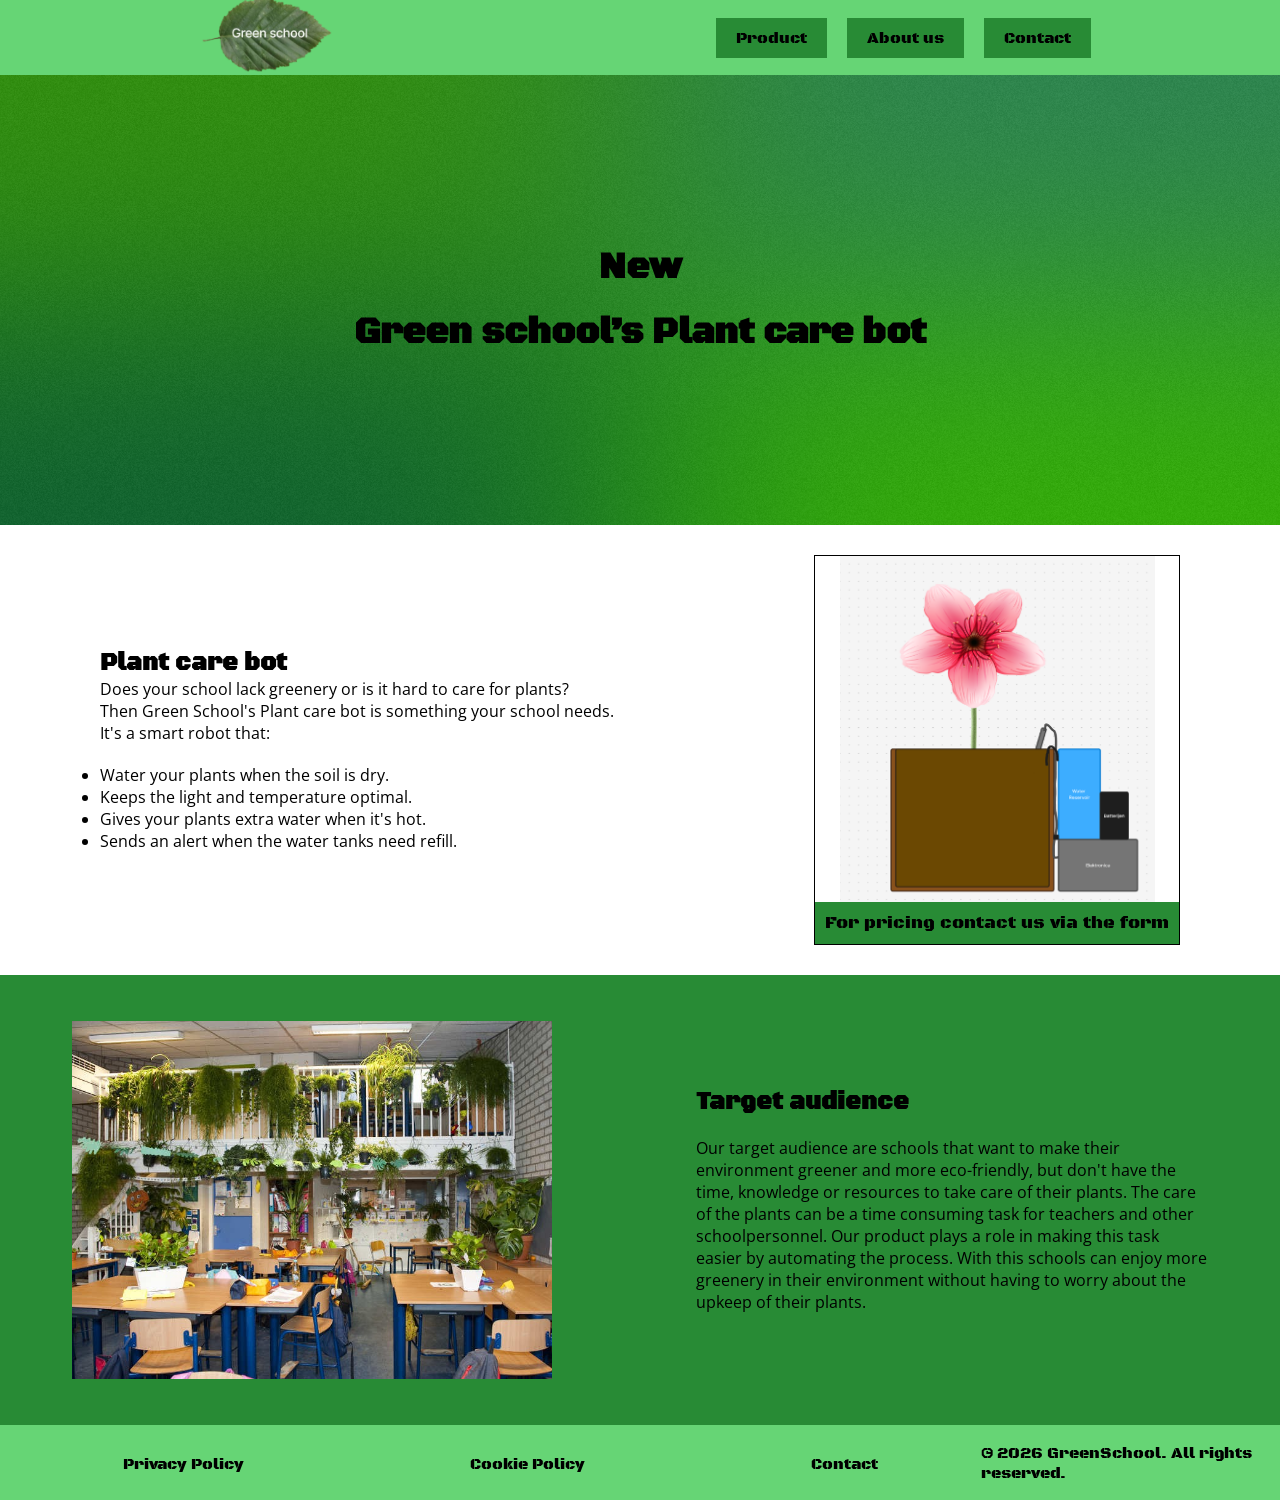
<file: index.html>
<!DOCTYPE html>
<html lang="en">
<head>
    <meta charset="UTF-8">
    <meta name="viewport" content="width=device-width, initial-scale=1.0">
    <link rel="stylesheet" href="css/style.css">
    <link rel="icon" href="css/img/logo-greenshool.png">
    <title>Green School</title>
</head>
<body>
    <nav>
        <a href="index.html">
            <img src="css/img/logo-greenshool.png" alt="Greenschool logo">
        </a>
        <ul>
            <a href="product.html">Product</a>
            <a href="about.html">About us</a>
            <a href="contact.html">Contact</a>
        </ul>
    </nav>
    <section class="gradient">
        <h1>New</h1>
        <h1>Green school’s Plant care bot</h1>
    </section>
    <section class="white-home">
        <div>
            <h2>
                Plant care bot
            </h2>
            <p>
                Does your school lack greenery or is it hard to care for plants?
            </p>
            <p>
                Then Green School's Plant care bot is something your school needs.
            </p>
            <p>
                It's a smart robot that:          
            </p>
            <ul>
            <li>Water your plants when the soil is dry.</li>
            <li>Keeps the light and temperature optimal.</li>
            <li>Gives your plants extra water when it's hot.</li>
            <li>Sends an alert when the water tanks need refill.</li>
            </ul>
        </div>
        <div class="wh-div">
            <img src="css/img/prototype.png" alt="2d view of early pototype">
            <button onclick="window.location.href='contact.html'">For pricing contact us via the form</button>            
        </div>

    </section>
    <section class="green-home">
        <img src="css/img/greenstudents.jpeg" alt="Classroom with a lot of plants">
        <div>
            <h2>
                Target audience
            </h2>
            <p>
                Our target audience are schools that want to make their environment greener and more eco-friendly, but don't have the time, knowledge or resources to take care of their plants.
                The care of the plants can be a time consuming task for teachers and other schoolpersonnel.
                Our product plays a role in making this task easier by automating the process. With this schools can enjoy more greenery in their environment without having to worry about the upkeep of their plants.
            </p>
        </div>
    </section>
    <footer>
        <ul>
            <li><a>Privacy Policy</a></li>
            <li><a>Cookie Policy</a></li>
            <li><a href="contact.html">Contact</a></li>
        </ul>
        <p>&copy; 2026 GreenSchool. All rights reserved.</p>
    </footer>
</body>
</html>
</file>
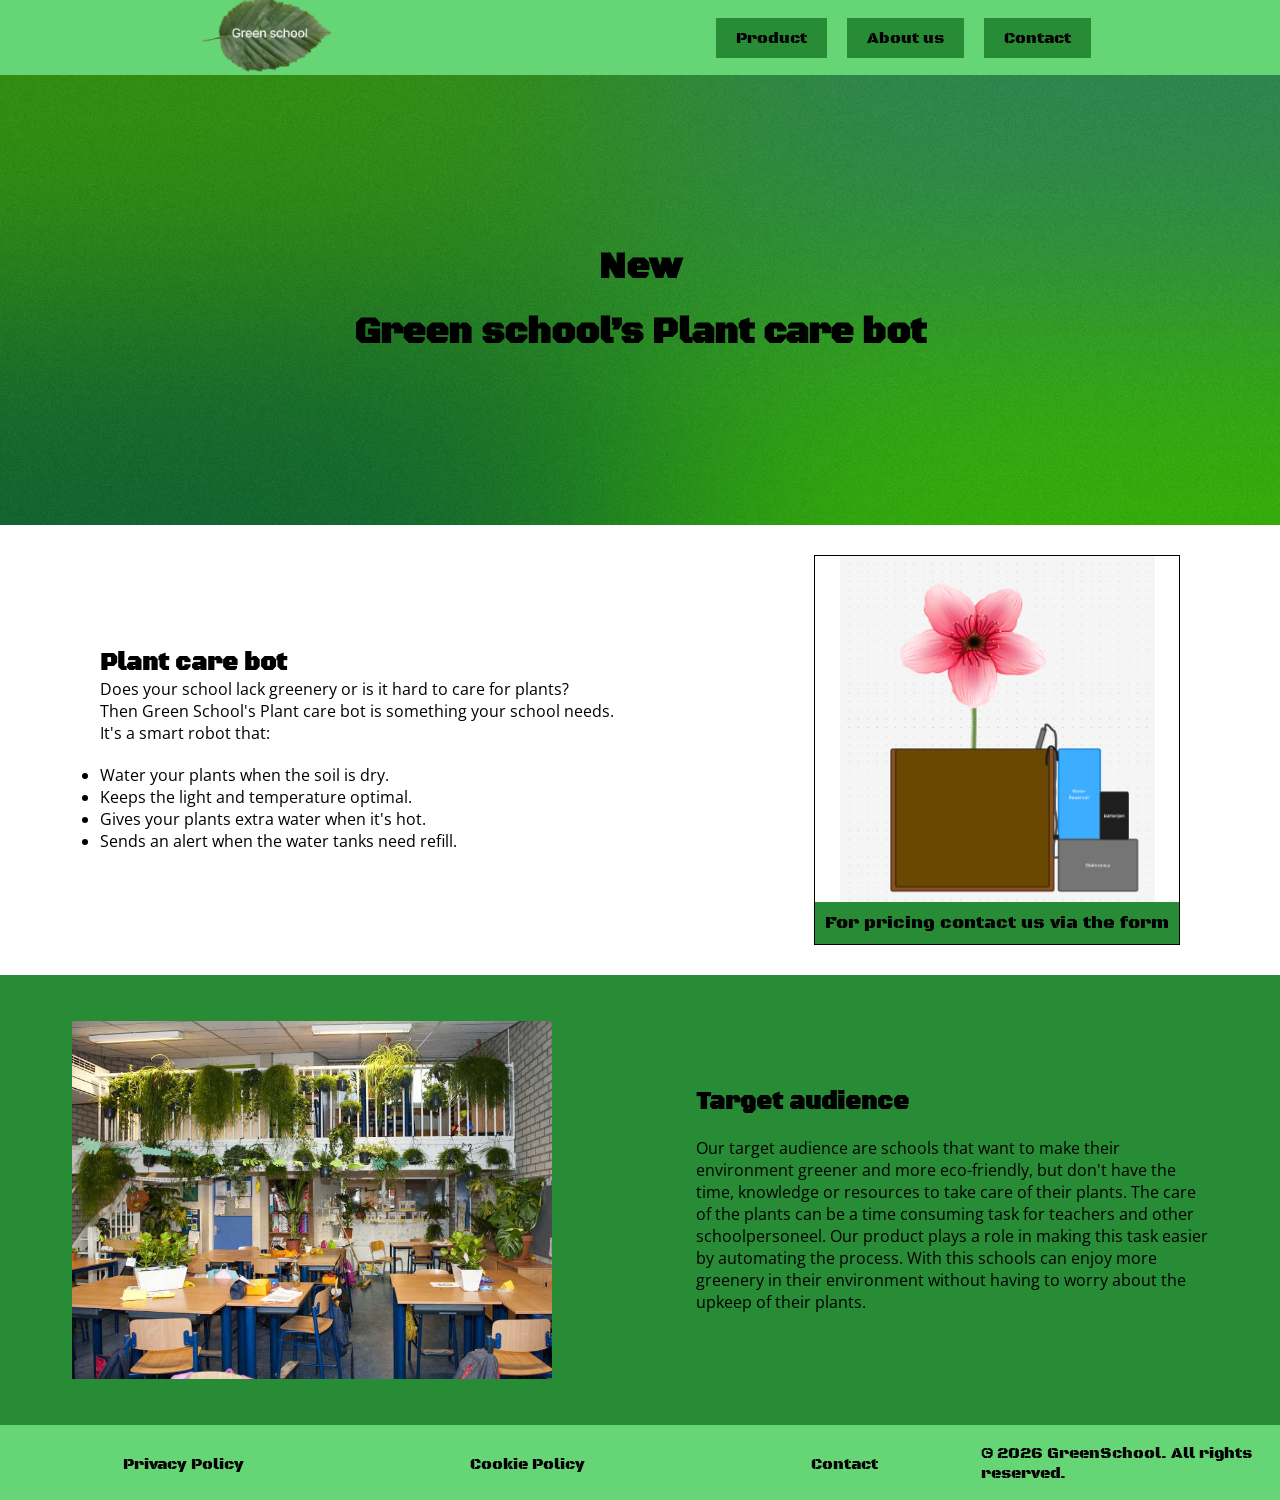
<file: website/index.html>
<!DOCTYPE html>
<html lang="en">
<head>
    <meta charset="UTF-8">
    <meta name="viewport" content="width=device-width, initial-scale=1.0">
    <link rel="stylesheet" href="css/style.css">
    <link rel="icon" href="css/img/logo-greenshool.png">
    <title>Green School</title>
</head>
<body>
    <nav>
        <a href="index.html">
            <img src="css/img/logo-greenshool.png" alt="Logo">
        </a>
        <ul>
            <a href="product.html">Product</a>
            <a href="about.html">About us</a>
            <a href="contact.html">Contact</a>
        </ul>
    </nav>
    <section class="gradient">
        <h1>New</h1>
        <h1>Green school’s Plant care bot</h1>
    </section>
    <section class="white-home">
        <div>
            <h2>
                Plant care bot
            </h2>
            <p>
                Does your school lack greenery or is it hard to care for plants?
            </p>
            <p>
                Then Green School's Plant care bot is something your school needs.
            </p>
            <p>
                It's a smart robot that:          
            </p>
            <ul>
            <li>Water your plants when the soil is dry.</li>
            <li>Keeps the light and temperature optimal.</li>
            <li>Gives your plants extra water when it's hot.</li>
            <li>Sends an alert when the water tanks need refill.</li>
            </ul>
        </div>
        <div class="wh-div">
            <img src="css/img/prototype.png" alt="Plant">
            <button onclick="window.location.href='contact.html'">For pricing contact us via the form</button>            
        </div>

    </section>
    <section class="green-home">
        <img src="css/img/greenstudents.jpeg" alt="Green Students">
        <div>
            <h2>
                Target audience
            </h2>
            <p>
                Our target audience are schools that want to make their environment greener and more eco-friendly, but don't have the time, knowledge or resources to take care of their plants.
                The care of the plants can be a time consuming task for teachers and other schoolpersoneel.
                Our product plays a role in making this task easier by automating the process. With this schools can enjoy more greenery in their environment without having to worry about the upkeep of their plants.
            </p>
        </div>
    </section>
    <footer>
        <ul>
            <li><a href="#">Privacy Policy</a></li>
            <li><a href="#">Cookie Policy</a></li>
            <li><a href="contact.html">Contact</a></li>
        </ul>
        <p>&copy; 2026 GreenSchool. All rights reserved.</p>
    </footer>
</body>
</html>
</file>
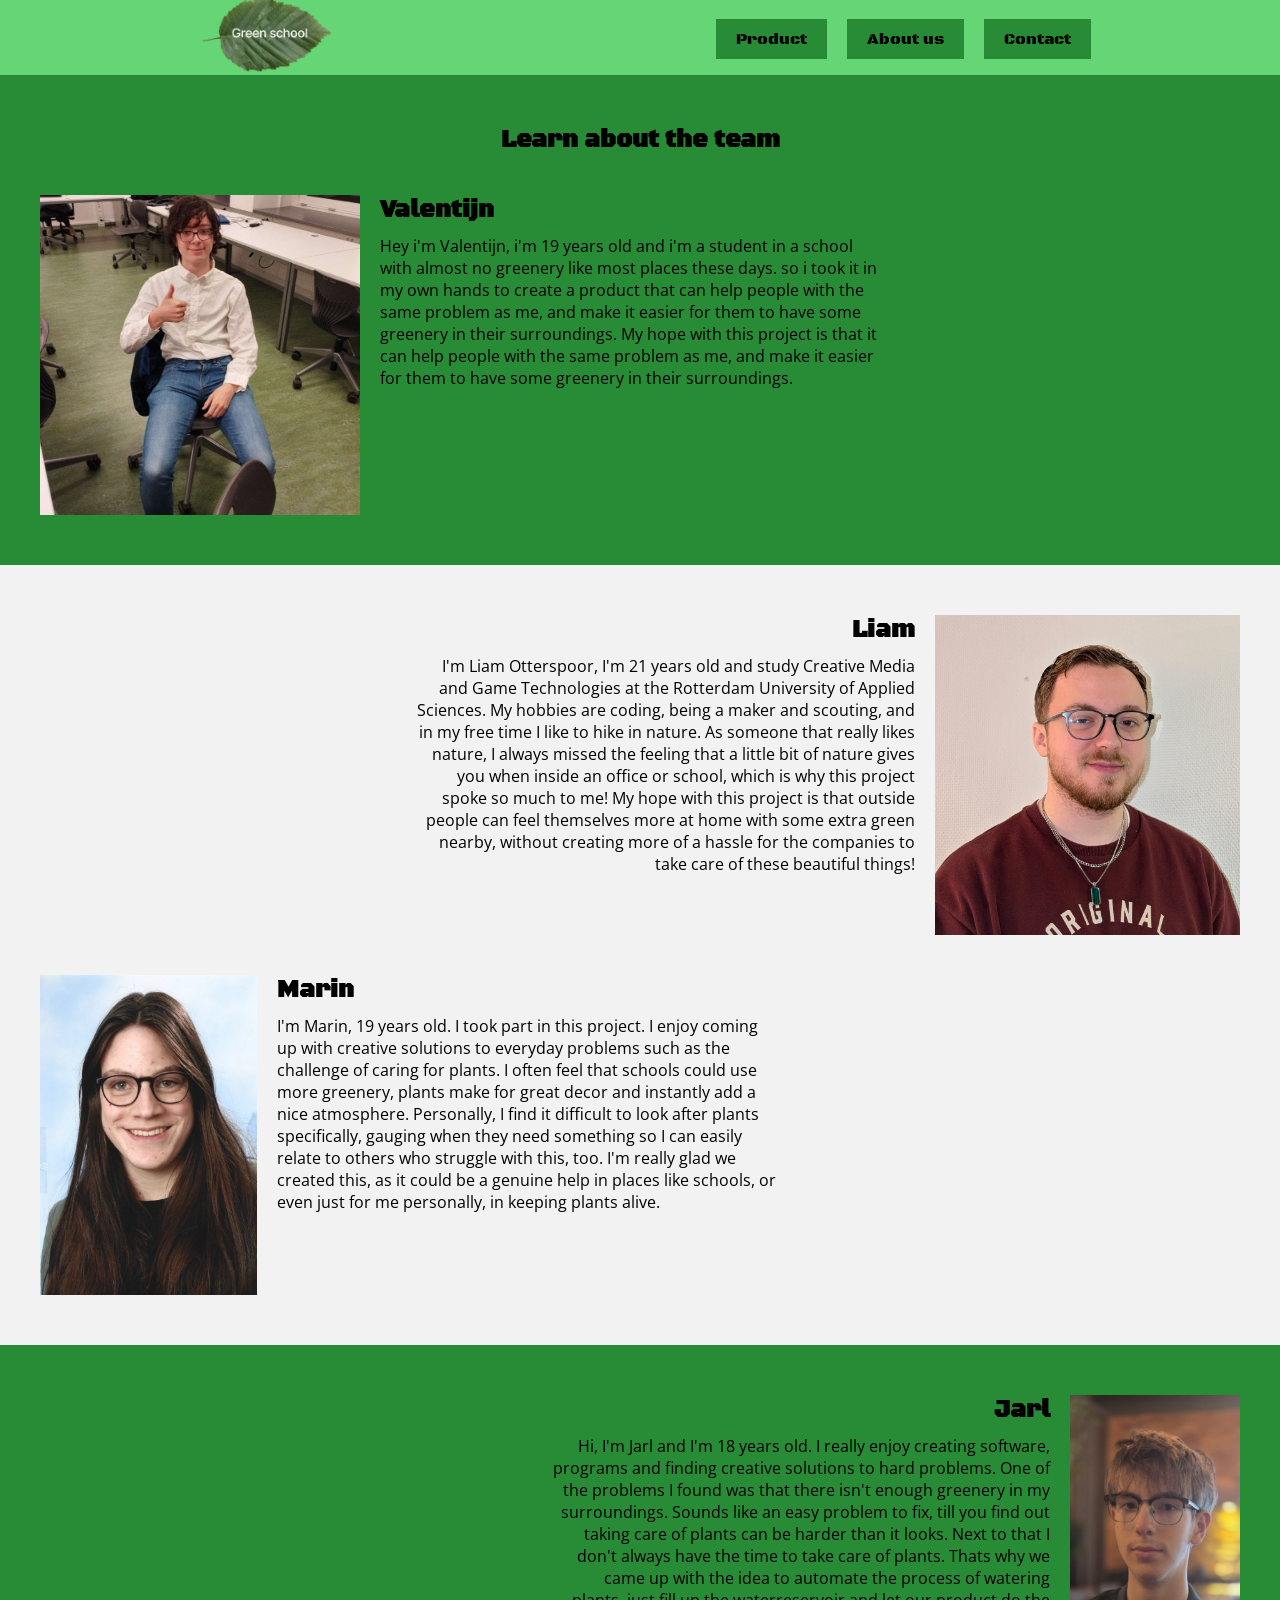
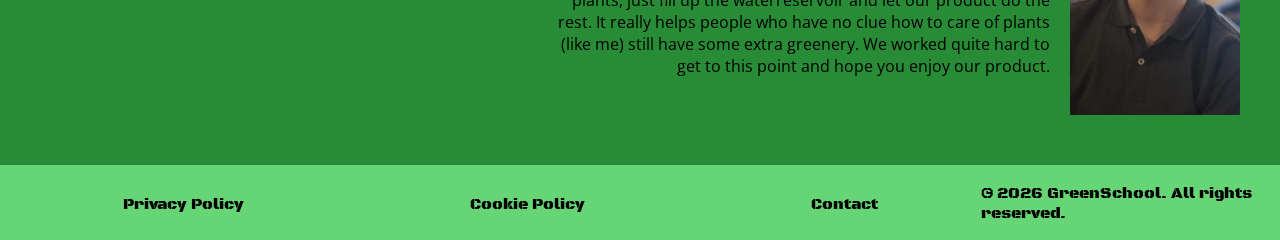
<file: about.html>
<!DOCTYPE html>
<html lang="en">
<head>
    <meta charset="UTF-8">
    <meta name="viewport" content="width=device-width, initial-scale=1.0">
    <link rel="stylesheet" href="css/style.css">
    <link rel="icon" href="css/img/logo-greenshool.png">
    <title>Green School || About Us</title>
</head>
<body>
    <nav>
        <a href="index.html">
            <img src="css/img/logo-greenshool.png" alt="Greenschool logo">
        </a>
        <ul>
            <li><a href="product.html">Product</a></li>
            <li><a href="about.html">About us</a></li>
            <li><a href="contact.html">Contact</a></li>
        </ul>
    </nav>
    <section class="green-about">
        <h1>Learn about the team</h1>
        <div class="about-left">
            <img src="css/img/founder-valentijn.jpeg" alt="">
            <div>
                <h2>Valentijn</h2>
                <p>
                    Hey i'm Valentijn, i'm 19 years old and i'm a student in a school with almost no greenery like most places these days.
                    so i took it in my own hands to create a product that can help people with the same problem as me, and make it easier for them to have some greenery in their surroundings.
                    My hope with this project is that it can help people with the same problem as me, and make it easier for them to have some greenery in their surroundings.
                </p>                
            </div>
        </div>
    </section>
    <section class="white-about">
        <div class="about-right">
            <div>
                <h2>Liam</h2>
                <p>
                    I'm Liam Otterspoor, I'm 21 years old and study Creative Media and Game Technologies at the Rotterdam University of Applied Sciences.
                    My hobbies are coding, being a maker and scouting, and in my free time I like to hike in nature.
                    As someone that really likes nature, I always missed the feeling that a little bit of nature gives you when inside an office or school, which is why this project spoke so much to me!
                    My hope with this project is that outside people can feel themselves more at home with some extra green nearby, without creating more of a hassle for the companies to take care of these beautiful things!
                </p>
            </div>
            <img src="css/img/founder-liam.jpeg" alt="">
        </div>
        <div class="about-left">
            <img src="css/img/founder-marin.jpeg" alt="">
            <div>
                <h2>Marin</h2>
                <p>
                    I'm Marin, 19 years old. I took part in this project. I enjoy coming up with creative solutions to everyday problems such as the challenge of caring for plants.
                    I often feel that schools could use more greenery, plants make for great decor and instantly add a nice atmosphere.
                    Personally, I find it difficult to look after plants specifically, gauging when they need something so I can easily relate to others who struggle with this, too.
                    I'm really glad we created this, as it could be a genuine help in places like schools, or even just for me personally, in keeping plants alive.
                </p>
            </div>
        </div>
    </section>
    <section class="green-about">
        <div class="about-right">
            <div>
                <h2>Jarl</h2>
                <p>
                    Hi, I'm Jarl and I'm 18 years old. I really enjoy creating software, programs and finding creative solutions to hard problems.
                    One of the problems I found was that there isn't enough greenery in my surroundings. Sounds like an easy problem to fix, till you find out taking care of plants can be harder than it looks.
                    Next to that I don't always have the time to take care of plants. Thats why we came up with the idea to automate the process of watering plants, just fill up the waterreservoir and let our product do the rest.
                    It really helps people who have no clue how to care of plants (like me)  still have some extra greenery. We worked quite hard to get to this point and hope you enjoy our product.
                </p>                 
            </div>
            <img src="css/img/founder-jarl.jpeg" alt="">
        </div>
    </section>
    <footer>
        <ul>
            <li><a href="#">Privacy Policy</a></li>
            <li><a href="#">Cookie Policy</a></li>
            <li><a href="contact.html">Contact</a></li>
        </ul>
        <p>&copy; 2026 GreenSchool. All rights reserved.</p>
    </footer>
</body>
</html>
</file>
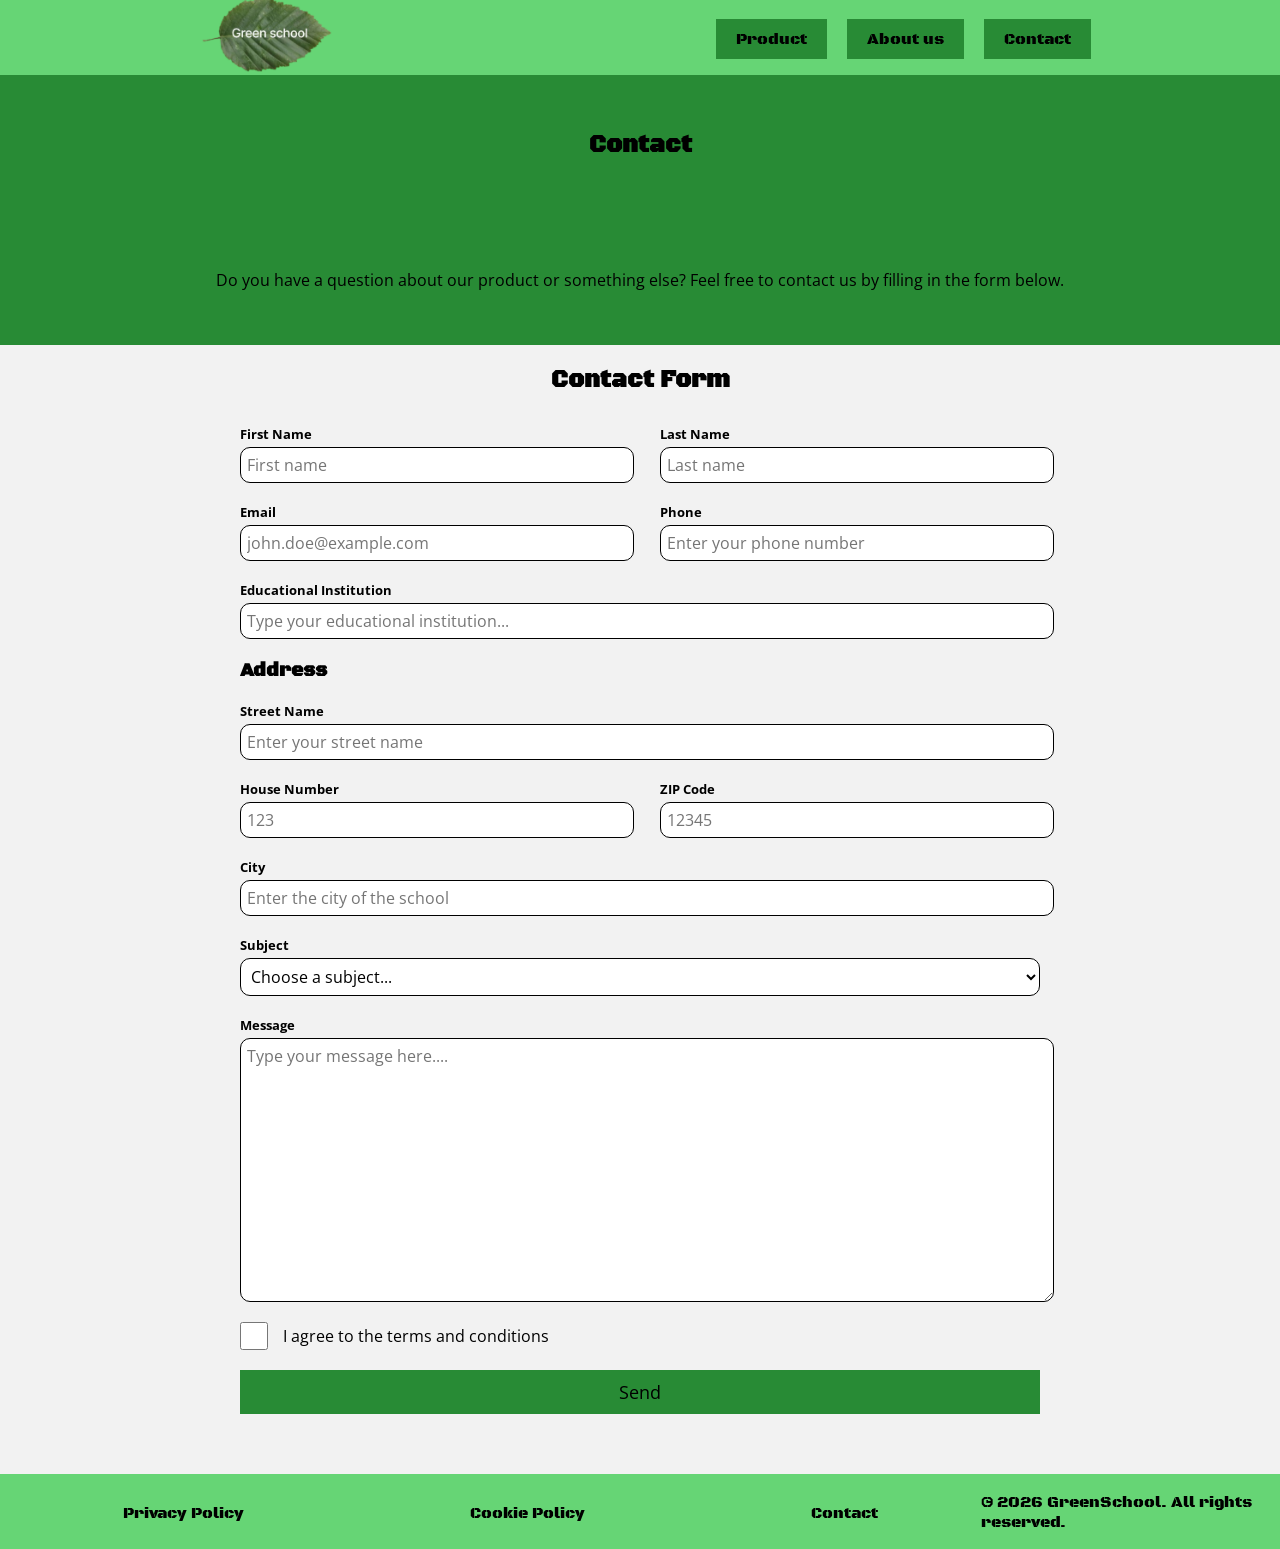
<file: contact.html>
<!DOCTYPE html>
<html lang="en">
<head>
    <meta charset="UTF-8">
    <meta name="viewport" content="width=device-width, initial-scale=1.0">
    <link rel="stylesheet" href="css/style.css">
    <link rel="icon" href="css/img/logo-greenshool.png">
    <title>Green School || Contact</title>
</head>
<body>
    <nav>
        <a href="index.html">
            <img src="css/img/logo-greenshool.png" alt="Greenschool logo">
        </a>
        <ul>
            <li><a href="product.html">Product</a></li>
            <li><a href="about.html">About us</a></li>
            <li><a href="contact.html">Contact</a></li>
        </ul>
    </nav>
    <section class="green">
        <h1>Contact</h1>
        <p>Do you have a question about our product or something else? Feel free to contact us by filling in the form below.</p>
    </section>

    <section class="form-section">
        <h2>Contact Form</h2>

        <form action="thanksform.html">
            <div class="row">
                <div class="field">
                    <label for="fname">First Name</label>
                    <input type="text" id="fname" name="fname" placeholder="First name" required>
                </div>
                <div class="field">
                    <label for="lname">Last Name</label>
                    <input type="text" id="lname" name="lname" placeholder="Last name" required>
                </div>
            </div>

            <div class="row">
                <div class="field">
                    <label for="email">Email</label>
                    <input type="email" id="email" name="email" placeholder="john.doe@example.com" required>
                </div>
                <div class="field">
                    <label for="phone">Phone</label>
                    <input type="tel" id="phone" name="phone" placeholder="Enter your phone number" required>
                </div>
            </div>

            <div class="field">
                <label for="school">Educational Institution</label>
                <input type="text" id="school" name="school" placeholder="Type your educational institution..." required>
            </div>

            <h3>Address</h3>

            <div class="field">
                <label for="address">Street Name</label>
                <input type="text" id="address" name="address" placeholder="Enter your street name" required>
            </div>

            <div class="row">
                <div class="field">
                    <label for="house_number">House Number</label>
                    <input type="text" id="house_number" name="house_number" placeholder="123" required>
                </div>
                <div class="field">
                    <label for="zip">ZIP Code</label>
                    <input type="text" id="zip" name="zip" placeholder="12345" required>
                </div>
            </div>

            <div class="field">
                <label for="city">City</label>
                <input type="text" id="city" name="city" placeholder="Enter the city of the school" required>
            </div>

            <div class="field">
                <label for="subject">Subject</label>
                <select id="subject" name="subject" required>
                    <option value="">Choose a subject...</option>
                    <option value="product">Question about our product</option>
                    <option value="order">Question about my order</option>
                    <option value="other">Other</option>
                </select>
            </div>

            <div class="field">
                <label for="message">Message</label>
                <textarea id="message" name="message" placeholder="Type your message here...." required></textarea>
            </div>

            <label class="checkbox">
                <input type="checkbox" name="terms" required>
                I agree to the terms and conditions
            </label>

            <button type="submit">Send</button>
        </form>
    </section>

    <footer>
        <ul>
            <li><a>Privacy Policy</a></li>
            <li><a>Cookie Policy</a></li>
            <li><a href="contact.html">Contact</a></li>
        </ul>
        <p>&copy; 2026 GreenSchool. All rights reserved.</p>
    </footer>
</body>
</html>
</file>
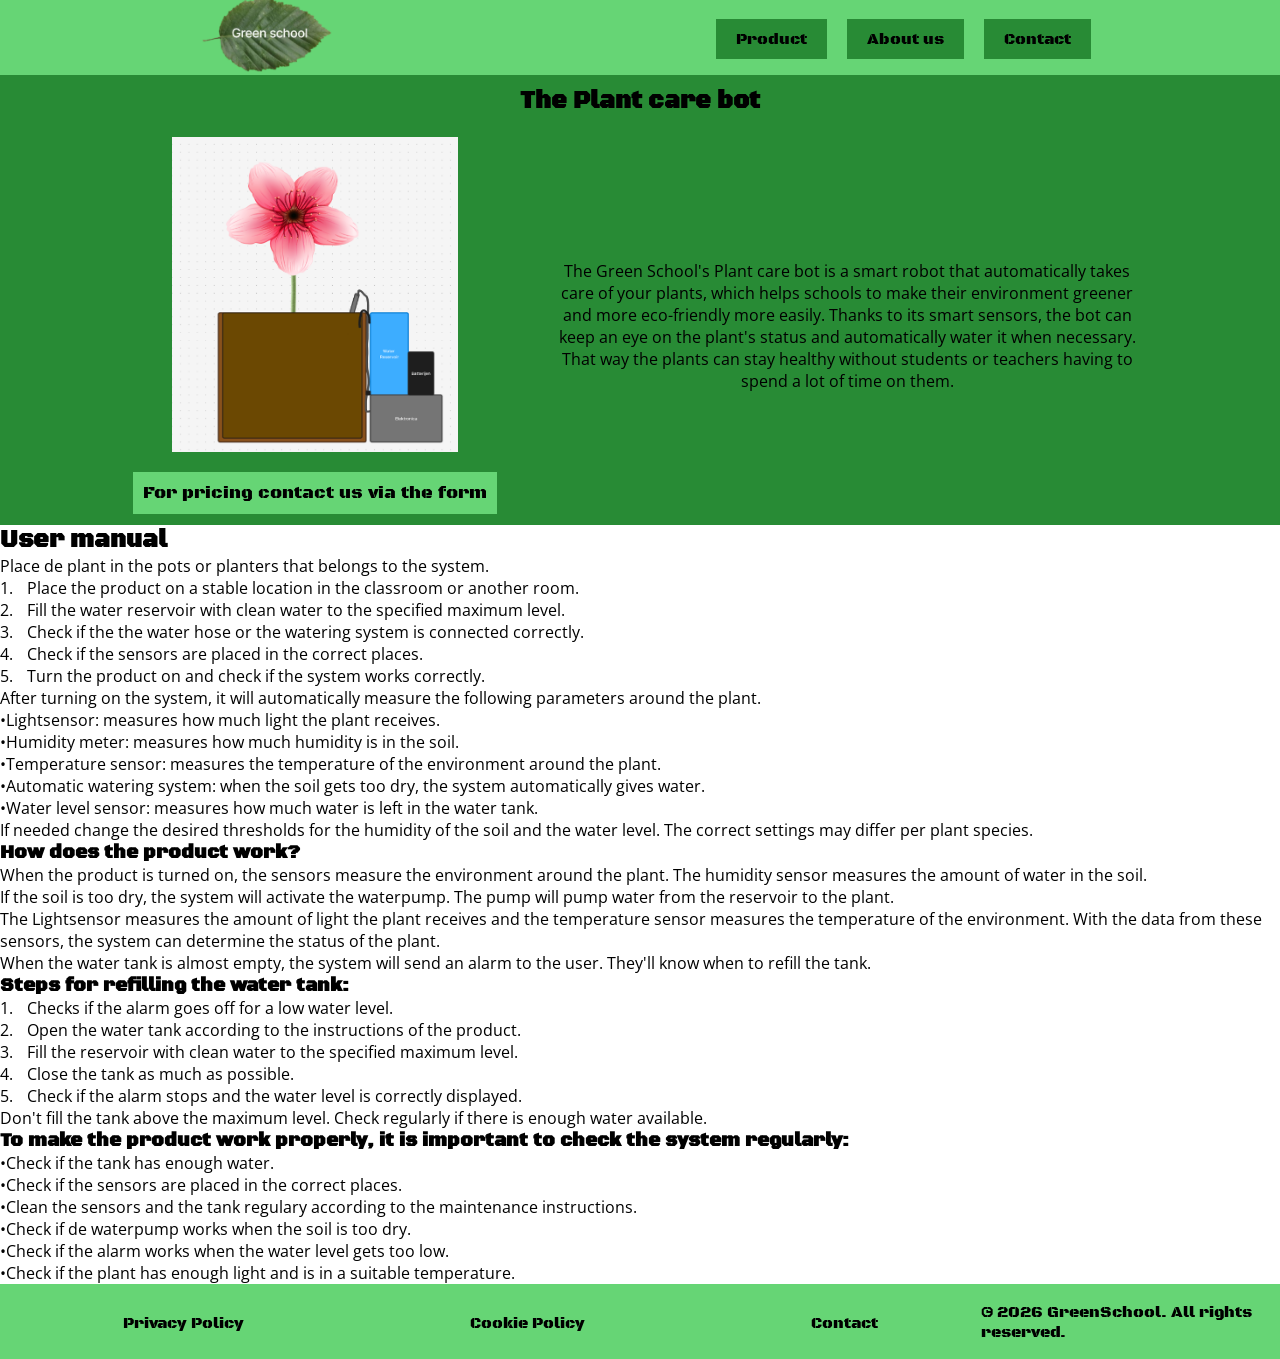
<file: product.html>
<!DOCTYPE html>
<html lang="en">
<head>
    <meta charset="UTF-8">
    <meta name="viewport" content="width=device-width, initial-scale=1.0">
    <link rel="stylesheet" href="css/style.css">
    <link rel="icon" href="css/img/logo-greenshool.png">
    <title>Green School || Product</title>
</head>
<body>
    <nav>
        <a href="index.html">
            <img src="css/img/logo-greenshool.png" alt="Greenschool logo">
        </a>
        <ul>
            <li><a href="product.html">Product</a></li>
            <li><a href="about.html">About us</a></li>
            <li><a href="contact.html">Contact</a></li>
        </ul>
    </nav>
    <section class="green-product">
        <h1>The Plant care bot</h1>
        <div>
            <div>
                <img src="css/img/prototype.png" alt="2d view of early prototype">
                <button onclick="window.location.href='contact.html'">For pricing contact us via the form</button>            
            </div>
            <p>
                The Green School's Plant care bot is a smart robot that automatically takes care of your plants, which helps schools to make their environment greener and more eco-friendly more easily.
                Thanks to its smart sensors, the bot can keep an eye on the plant's status and automatically water it when necessary.
                That way the plants can stay healthy without students or teachers having to spend a lot of time on them.
            </p>
        </div>
    </section>
    <section class="white-product">
        <div>
            <h2>
                User manual
            </h2>
            <div>
                <p>
                    Place de plant in the pots or planters that belongs to the system.
                </p>
                <ul class="number-count">
                    <li>Place the product on a stable location in the classroom or another room.</li>
                    <li>Fill the water reservoir with clean water to the specified maximum level.</li>
                    <li>Check if the the water hose or the watering system is connected correctly.</li>
                    <li>Check if the sensors are placed in the correct places.</li>
                    <li>Turn the product on and check if the system works correctly.</li>
                </ul>                
            </div>
            <div>
                <p>
                    After turning on the system, it will automatically measure the following parameters around the plant.
                </p>
                <ul class="point-list">
                    <li>Lightsensor: measures how much light the plant receives.</li>
                    <li>Humidity meter: measures how much humidity is in the soil.</li>
                    <li>Temperature sensor: measures the temperature of the environment around the plant.</li>
                    <li>Automatic watering system: when the soil gets too dry, the system automatically gives water.</li>
                    <li>Water level sensor: measures how much water is left in the water tank.</li>
                </ul>
                <p>
                    If needed change the desired thresholds for the humidity of the soil and the water level. The correct settings may differ per plant species.
                </p>
            </div>
            <div>
                <h3>How does the product work?</h3>
                <p>
                    When the product is turned on, the sensors measure the environment around the plant. The humidity sensor measures the amount of water in the soil.
                </p>
                <p>
                    If the soil is too dry, the system will activate the waterpump. The pump will pump water from the reservoir to the plant.
                </p>
                <p>
                    The Lightsensor measures the amount of light the plant receives and the temperature sensor measures the temperature of the environment. With the data from these sensors, the system can determine the status of the plant.
                </p>
                <p>
                    When the water tank is almost empty, the system will send an alarm to the user. They'll know when to refill the tank.
                </p>
            </div>
            <div>
                <h3>Steps for refilling the water tank:</h3>
                <ul class="number-count">
                    <li>Checks if the alarm goes off for a low water level.</li>
                    <li>Open the water tank according to the instructions of the product.</li>
                    <li>Fill the reservoir with clean water to the specified maximum level.</li>
                    <li>Close the tank as much as possible.</li>
                    <li>Check if the alarm stops and the water level is correctly displayed.</li>
                </ul>
                <p>
                    Don't fill the tank above the maximum level. Check regularly if there is enough water available.
                </p>
            </div>
            <div>
                <h3>To make the product work properly, it is important to check the system regularly:</h3>
                <ul class="point-list">
                    <li>Check if the tank has enough water.</li>
                    <li>Check if the sensors are placed in the correct places.</li>
                    <li>Clean the sensors and the tank regulary according to the maintenance instructions.</li>
                    <li>Check if de waterpump works when the soil is too dry.</li>
                    <li>Check if the alarm works when the water level gets too low.</li>
                    <li>Check if the plant has enough light and is in a suitable temperature.</li>
                </ul>
            </div>
        </div>
    </section>
    <footer>
        <ul>
            <li><a href="#">Privacy Policy</a></li>
            <li><a href="#">Cookie Policy</a></li>
            <li><a href="contact.html">Contact</a></li>
        </ul>
        <p>&copy; 2026 GreenSchool. All rights reserved.</p>
    </footer>
</body>
</html>
</file>
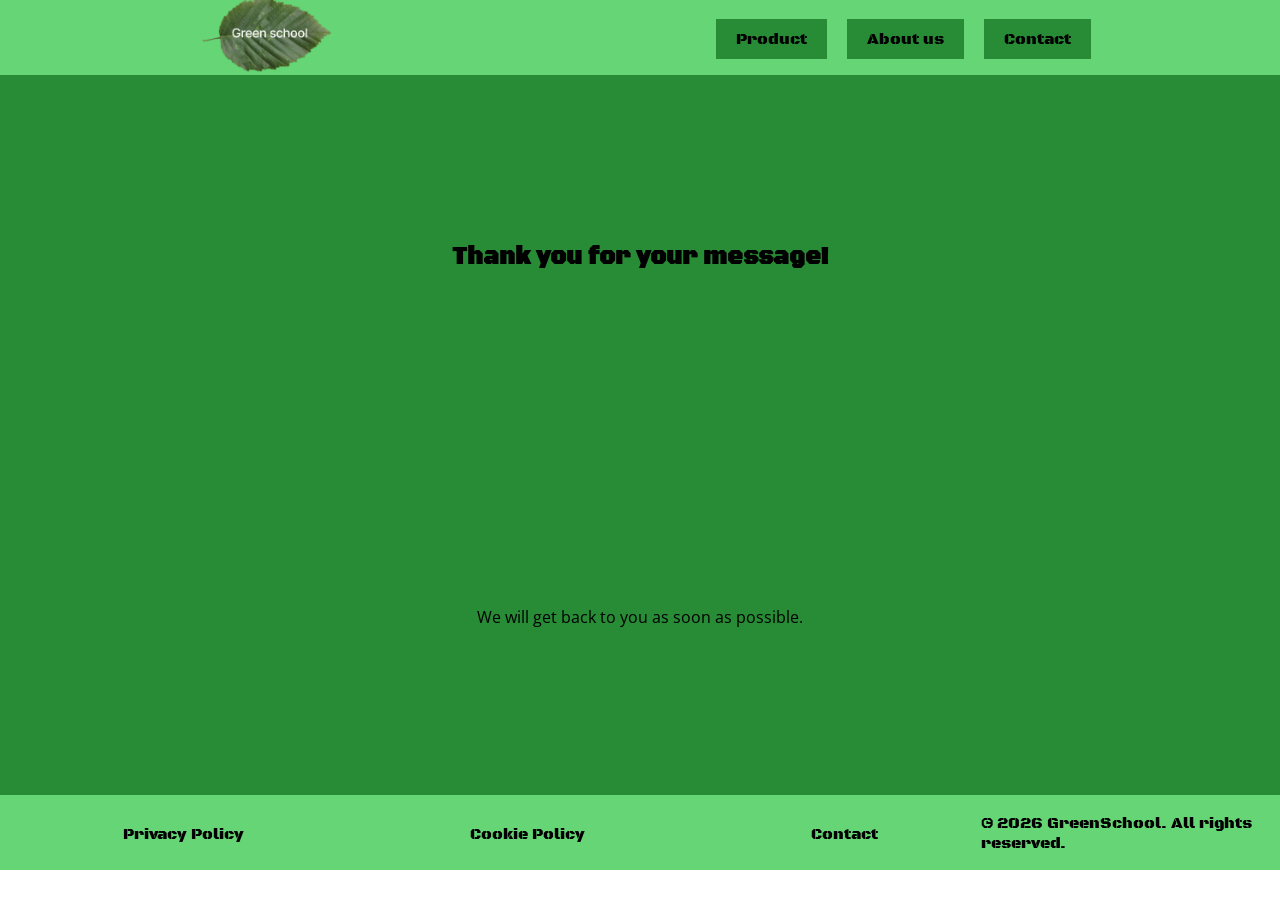
<file: thanksform.html>
<!DOCTYPE html>
<html lang="en">
<head>
    <meta charset="UTF-8">
    <meta name="viewport" content="width=device-width, initial-scale=1.0">
    <link rel="stylesheet" href="css/style.css">
    <link rel="icon" href="css/img/logo-greenshool.png">
    <title>Green School</title>
</head>
<body>
    <nav>
        <a href="index.html">
            <img src="css/img/logo-greenshool.png" alt="Greenschool logo">
        </a>
        <ul>
            <li><a href="product.html">Product</a></li>
            <li><a href="about.html">About us</a></li>
            <li><a href="contact.html">Contact</a></li>
        </ul>
    </nav>

    <section class="green" id="thanks">
        <h1>Thank you for your message!</h1>
        <p>We will get back to you as soon as possible.</p>
    </section>

    <footer>
        <ul>
            <li><a href="#">Privacy Policy</a></li>
            <li><a href="#">Cookie Policy</a></li>
            <li><a href="contact.html">Contact</a></li>
        </ul>
        <p>&copy; 2026 GreenSchool. All rights reserved.</p>
    </footer>
</body>
</html>
</file>
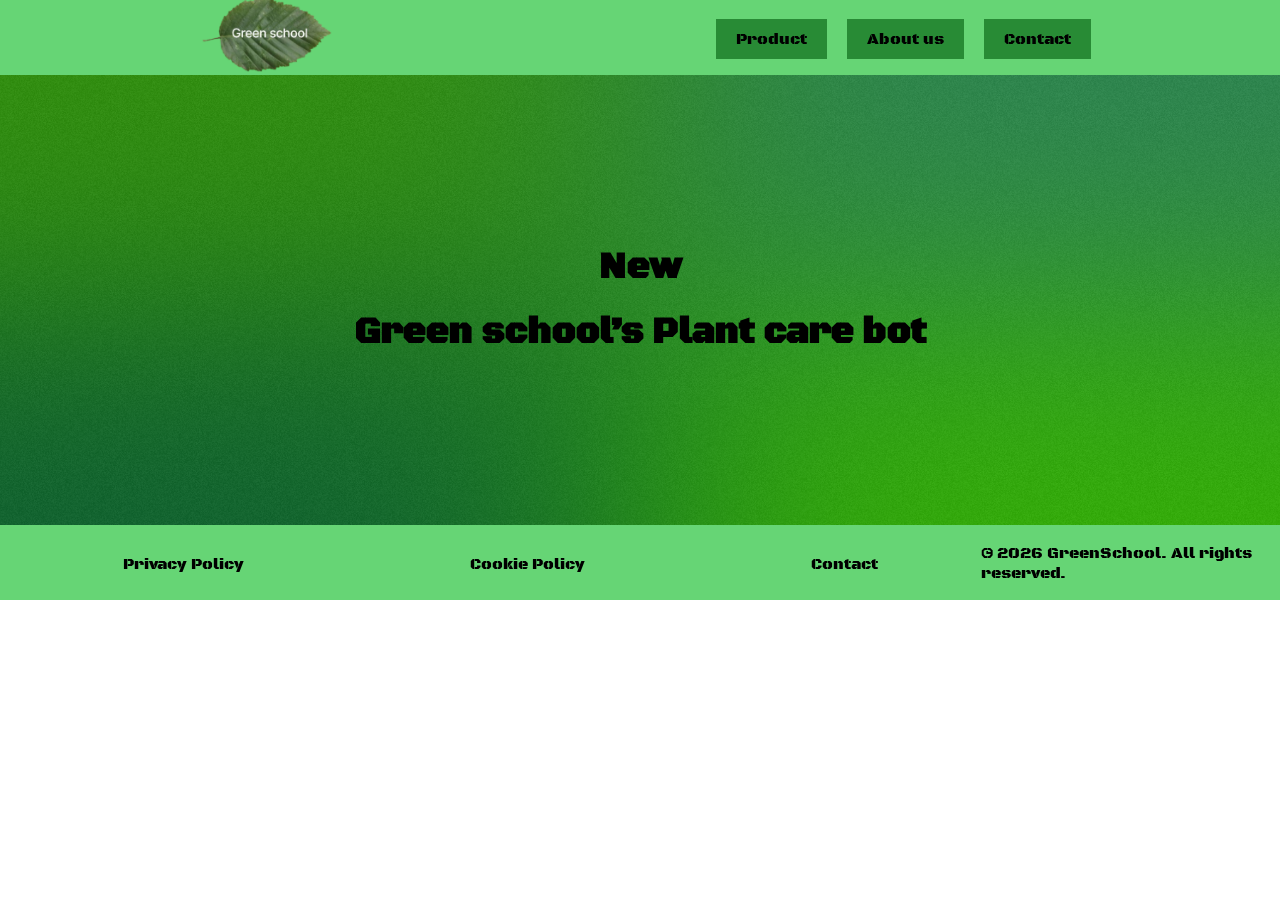
<file: website/about.html>
<!DOCTYPE html>
<html lang="en">
<head>
    <meta charset="UTF-8">
    <meta name="viewport" content="width=device-width, initial-scale=1.0">
    <link rel="stylesheet" href="css/style.css">
    <link rel="icon" href="css/img/logo-greenshool.png">
    <title>Green School || About Us</title>
</head>
<body>
    <nav>
        <a href="index.html">
            <img src="css/img/logo-greenshool.png" alt="Logo">
        </a>
        <ul>
            <li><a href="product.html">Product</a></li>
            <li><a href="about.html">About us</a></li>
            <li><a href="contact.html">Contact</a></li>
        </ul>
    </nav>
    <section class="gradient">
        <h1>New</h1>
        <h1>Green school’s Plant care bot</h1>
    </section>
    <footer>
        <ul>
            <li><a href="#">Privacy Policy</a></li>
            <li><a href="#">Cookie Policy</a></li>
            <li><a href="contact.html">Contact</a></li>
        </ul>
        <p>&copy; 2026 GreenSchool. All rights reserved.</p>
    </footer>
</body>
</html>
</file>
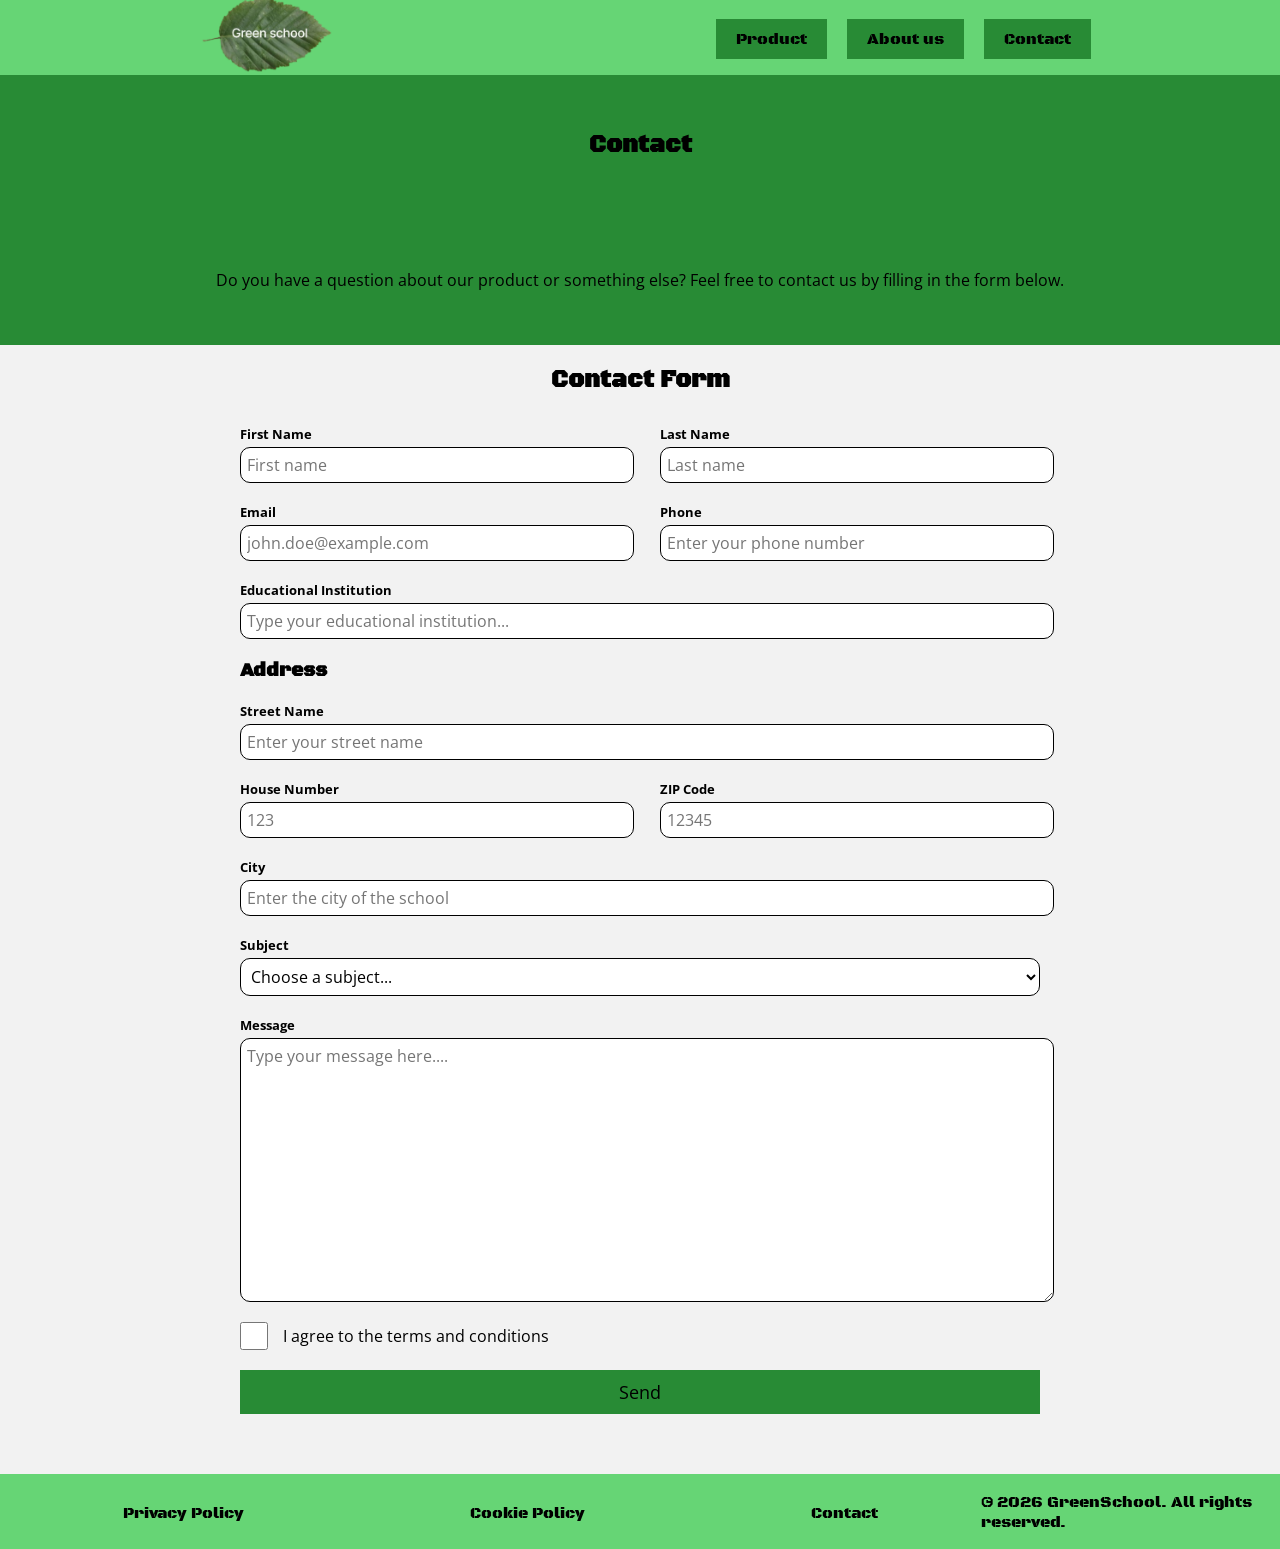
<file: website/contact.html>
<!DOCTYPE html>
<html lang="en">
<head>
    <meta charset="UTF-8">
    <meta name="viewport" content="width=device-width, initial-scale=1.0">
    <link rel="stylesheet" href="css/style.css">
    <link rel="icon" href="css/img/logo-greenshool.png">
    <title>Green School || Contact</title>
</head>
<body>
    <nav>
        <a href="index.html">
            <img src="css/img/logo-greenshool.png" alt="Logo">
        </a>
        <ul>
            <li><a href="product.html">Product</a></li>
            <li><a href="about.html">About us</a></li>
            <li><a href="contact.html">Contact</a></li>
        </ul>
    </nav>
    <section class="green">
        <h1>Contact</h1>
        <p>Do you have a question about our product or something else? Feel free to contact us by filling in the form below.</p>
    </section>

    <section class="form-section">
        <h2>Contact Form</h2>

        <form action="thanksform.html">
            <div class="row">
                <div class="field">
                    <label for="fname">First Name</label>
                    <input type="text" id="fname" name="fname" placeholder="First name" required>
                </div>
                <div class="field">
                    <label for="lname">Last Name</label>
                    <input type="text" id="lname" name="lname" placeholder="Last name" required>
                </div>
            </div>

            <div class="row">
                <div class="field">
                    <label for="email">Email</label>
                    <input type="email" id="email" name="email" placeholder="john.doe@example.com" required>
                </div>
                <div class="field">
                    <label for="phone">Phone</label>
                    <input type="tel" id="phone" name="phone" placeholder="Enter your phone number" required>
                </div>
            </div>

            <div class="field">
                <label for="school">Educational Institution</label>
                <input type="text" id="school" name="school" placeholder="Type your educational institution..." required>
            </div>

            <h3>Address</h3>

            <div class="field">
                <label for="address">Street Name</label>
                <input type="text" id="address" name="address" placeholder="Enter your street name" required>
            </div>

            <div class="row">
                <div class="field">
                    <label for="house_number">House Number</label>
                    <input type="text" id="house_number" name="house_number" placeholder="123" required>
                </div>
                <div class="field">
                    <label for="zip">ZIP Code</label>
                    <input type="text" id="zip" name="zip" placeholder="12345" required>
                </div>
            </div>

            <div class="field">
                <label for="city">City</label>
                <input type="text" id="city" name="city" placeholder="Enter the city of the school" required>
            </div>

            <div class="field">
                <label for="subject">Subject</label>
                <select id="subject" name="subject" required>
                    <option value="">Choose a subject...</option>
                    <option value="product">Question about our product</option>
                    <option value="order">Question about my order</option>
                    <option value="other">Other</option>
                </select>
            </div>

            <div class="field">
                <label for="message">Message</label>
                <textarea id="message" name="message" placeholder="Type your message here...." required></textarea>
            </div>

            <label class="checkbox">
                <input type="checkbox" name="terms" required>
                I agree to the terms and conditions
            </label>

            <button type="submit">Send</button>
        </form>
    </section>

    <footer>
        <ul>
            <li><a href="#">Privacy Policy</a></li>
            <li><a href="#">Cookie Policy</a></li>
            <li><a href="contact.html">Contact</a></li>
        </ul>
        <p>&copy; 2026 GreenSchool. All rights reserved.</p>
    </footer>
</body>
</html>
</file>
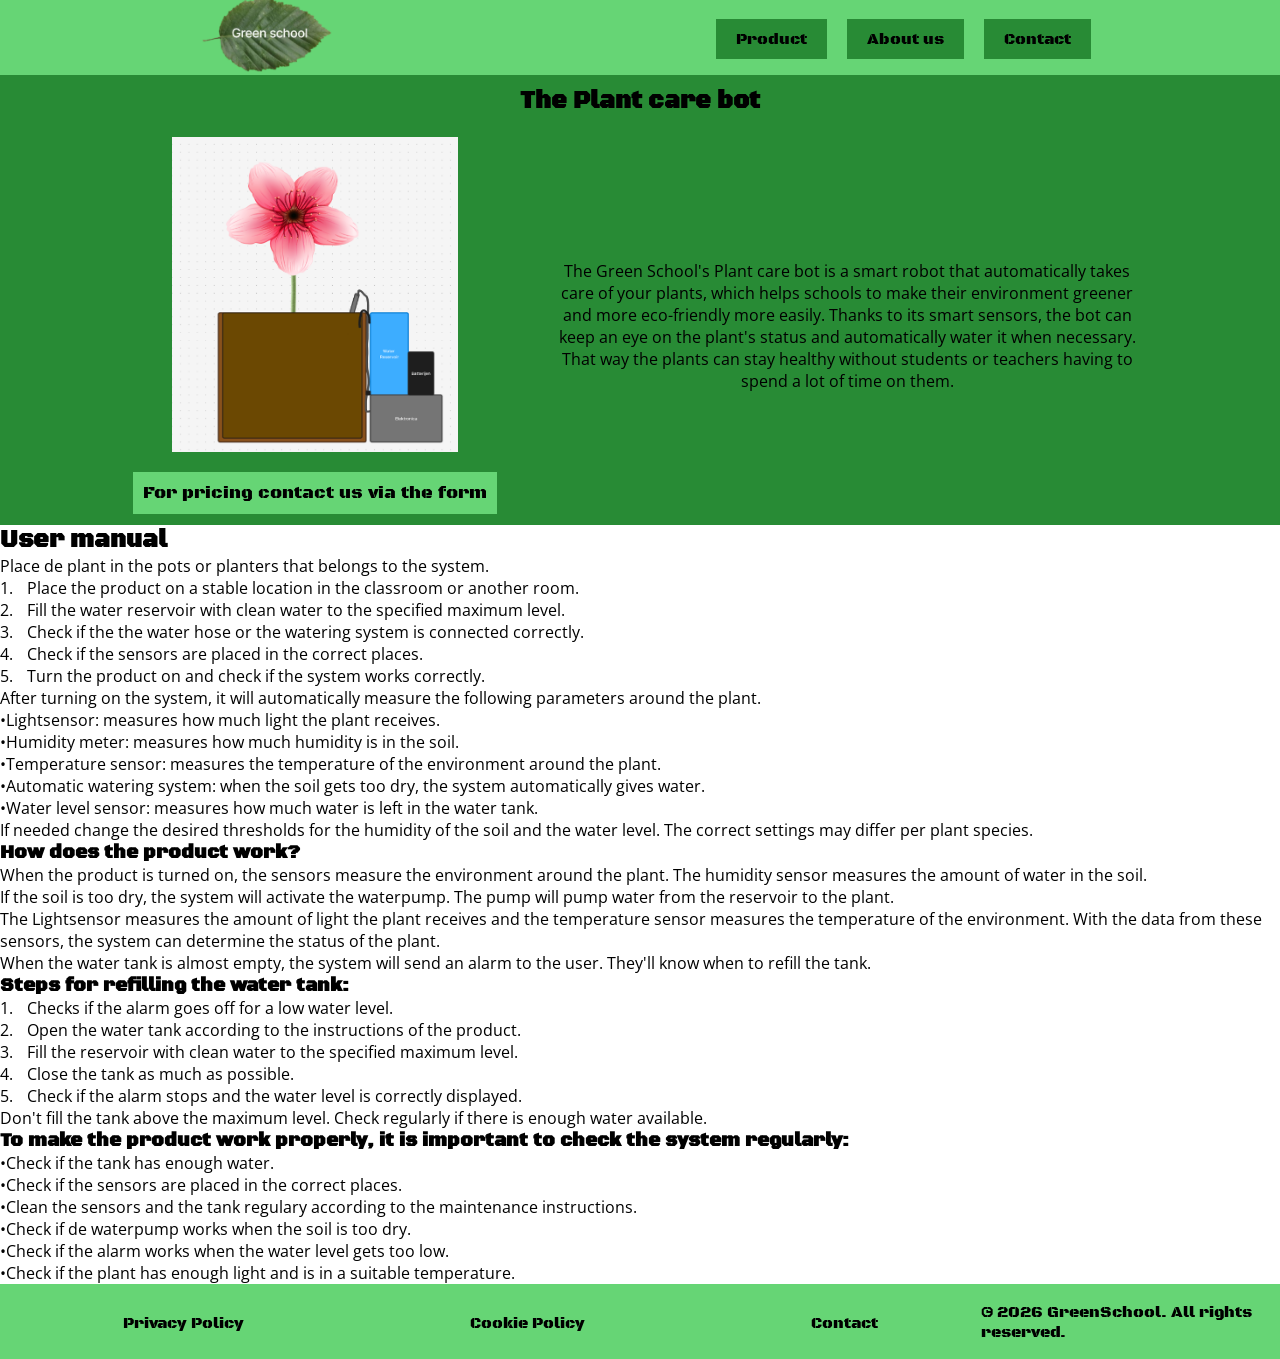
<file: website/product.html>
<!DOCTYPE html>
<html lang="en">
<head>
    <meta charset="UTF-8">
    <meta name="viewport" content="width=device-width, initial-scale=1.0">
    <link rel="stylesheet" href="css/style.css">
    <link rel="icon" href="css/img/logo-greenshool.png">
    <title>Green School || Product</title>
</head>
<body>
    <nav>
        <a href="index.html">
            <img src="css/img/logo-greenshool.png" alt="Logo">
        </a>
        <ul>
            <li><a href="product.html">Product</a></li>
            <li><a href="about.html">About us</a></li>
            <li><a href="contact.html">Contact</a></li>
        </ul>
    </nav>
    <section class="green-product">
        <h1>The Plant care bot</h1>
        <div>
            <div>
                <img src="css/img/prototype.png" alt="Plant">
                <button onclick="window.location.href='contact.html'">For pricing contact us via the form</button>            
            </div>
            <p>
                The Green School's Plant care bot is a smart robot that automatically takes care of your plants, which helps schools to make their environment greener and more eco-friendly more easily.
                Thanks to its smart sensors, the bot can keep an eye on the plant's status and automatically water it when necessary.
                That way the plants can stay healthy without students or teachers having to spend a lot of time on them.
            </p>
        </div>
    </section>
    <section class="white-product">
        <div>
            <h2>
                User manual
            </h2>
            <div>
                <p>
                    Place de plant in the pots or planters that belongs to the system.
                </p>
                <ul class="number-count">
                    <li>Place the product on a stable location in the classroom or another room.</li>
                    <li>Fill the water reservoir with clean water to the specified maximum level.</li>
                    <li>Check if the the water hose or the watering system is connected correctly.</li>
                    <li>Check if the sensors are placed in the correct places.</li>
                    <li>Turn the product on and check if the system works correctly.</li>
                </ul>                
            </div>
            <div>
                <p>
                    After turning on the system, it will automatically measure the following parameters around the plant.
                </p>
                <ul class="point-list">
                    <li>Lightsensor: measures how much light the plant receives.</li>
                    <li>Humidity meter: measures how much humidity is in the soil.</li>
                    <li>Temperature sensor: measures the temperature of the environment around the plant.</li>
                    <li>Automatic watering system: when the soil gets too dry, the system automatically gives water.</li>
                    <li>Water level sensor: measures how much water is left in the water tank.</li>
                </ul>
                <p>
                    If needed change the desired thresholds for the humidity of the soil and the water level. The correct settings may differ per plant species.
                </p>
            </div>
            <div>
                <h3>How does the product work?</h3>
                <p>
                    When the product is turned on, the sensors measure the environment around the plant. The humidity sensor measures the amount of water in the soil.
                </p>
                <p>
                    If the soil is too dry, the system will activate the waterpump. The pump will pump water from the reservoir to the plant.
                </p>
                <p>
                    The Lightsensor measures the amount of light the plant receives and the temperature sensor measures the temperature of the environment. With the data from these sensors, the system can determine the status of the plant.
                </p>
                <p>
                    When the water tank is almost empty, the system will send an alarm to the user. They'll know when to refill the tank.
                </p>
            </div>
            <div>
                <h3>Steps for refilling the water tank:</h3>
                <ul class="number-count">
                    <li>Checks if the alarm goes off for a low water level.</li>
                    <li>Open the water tank according to the instructions of the product.</li>
                    <li>Fill the reservoir with clean water to the specified maximum level.</li>
                    <li>Close the tank as much as possible.</li>
                    <li>Check if the alarm stops and the water level is correctly displayed.</li>
                </ul>
                <p>
                    Don't fill the tank above the maximum level. Check regularly if there is enough water available.
                </p>
            </div>
            <div>
                <h3>To make the product work properly, it is important to check the system regularly:</h3>
                <ul class="point-list">
                    <li>Check if the tank has enough water.</li>
                    <li>Check if the sensors are placed in the correct places.</li>
                    <li>Clean the sensors and the tank regulary according to the maintenance instructions.</li>
                    <li>Check if de waterpump works when the soil is too dry.</li>
                    <li>Check if the alarm works when the water level gets too low.</li>
                    <li>Check if the plant has enough light and is in a suitable temperature.</li>
                </ul>
            </div>
        </div>
    </section>
    <footer>
        <ul>
            <li><a href="#">Privacy Policy</a></li>
            <li><a href="#">Cookie Policy</a></li>
            <li><a href="contact.html">Contact</a></li>
        </ul>
        <p>&copy; 2026 GreenSchool. All rights reserved.</p>
    </footer>
</body>
</html>
</file>
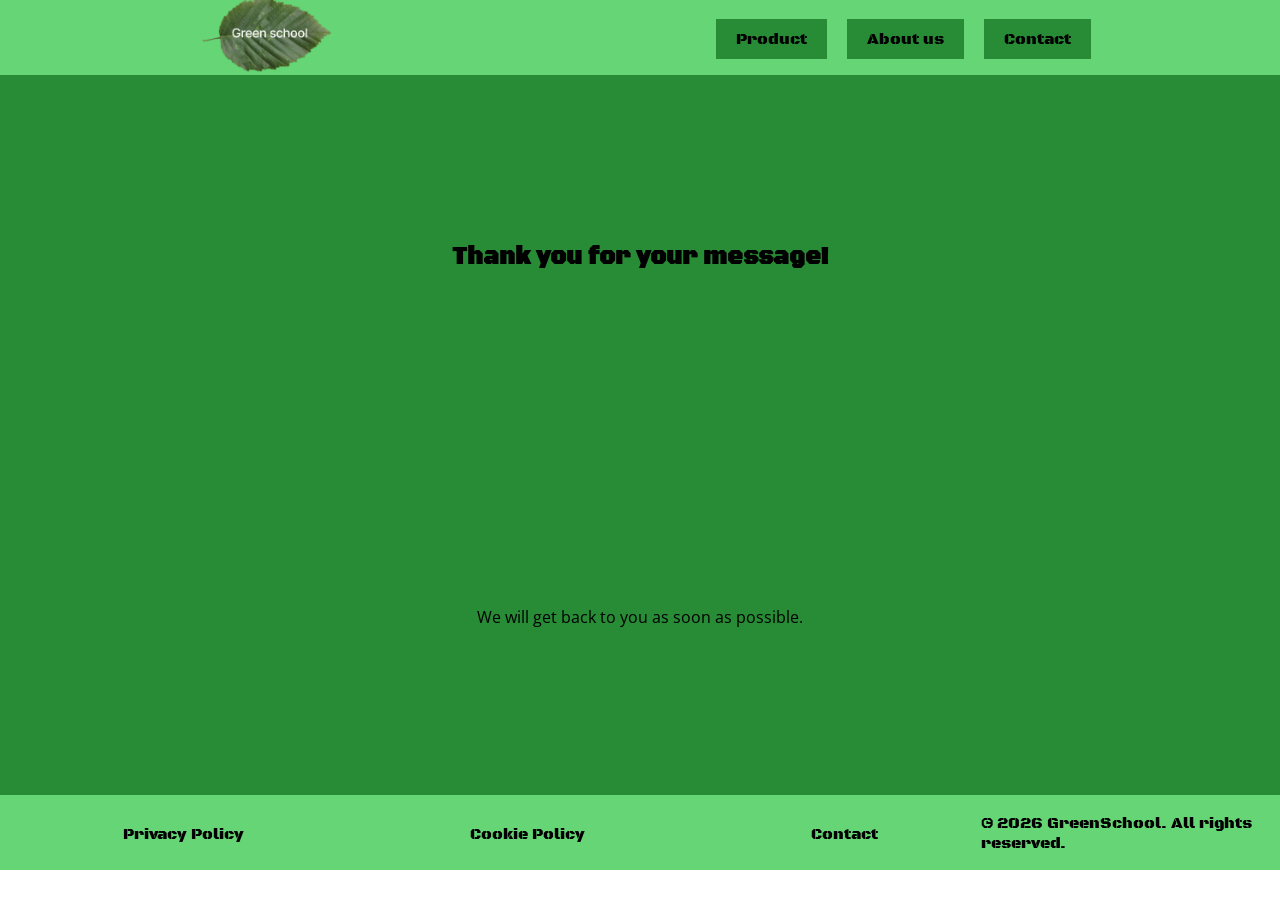
<file: website/thanksform.html>
<!DOCTYPE html>
<html lang="en">
<head>
    <meta charset="UTF-8">
    <meta name="viewport" content="width=device-width, initial-scale=1.0">
    <link rel="stylesheet" href="css/style.css">
    <link rel="icon" href="css/img/logo-greenshool.png">
    <title>Green School</title>
</head>
<body>
    <nav>
        <a href="index.html">
            <img src="css/img/logo-greenshool.png" alt="Logo">
        </a>
        <ul>
            <li><a href="product.html">Product</a></li>
            <li><a href="about.html">About us</a></li>
            <li><a href="contact.html">Contact</a></li>
        </ul>
    </nav>

    <section class="green" id="thanks">
        <h1>Thank you for your message!</h1>
        <p>We will get back to you as soon as possible.</p>
    </section>

    <footer>
        <ul>
            <li><a href="#">Privacy Policy</a></li>
            <li><a href="#">Cookie Policy</a></li>
            <li><a href="contact.html">Contact</a></li>
        </ul>
        <p>&copy; 2026 GreenSchool. All rights reserved.</p>
    </footer>
</body>
</html>
</file>
<file: css/style.css>
@import url('https://fonts.googleapis.com/css2?family=Black+Ops+One&family=Open+Sans:ital,wght@0,300..800;1,300..800&display=swap');

*{
    margin: 0;
    padding: 0;
    color: #000;
    font-family: 'open sans', sans-serif;
}

h1,
h2,
h3,
footer a,
footer p,
div button,
a{
    font-family: "Black Ops One", system-ui;
}

nav{
    background-color: #66D575;
    display: flex;
    align-items: center;
    height: 75px;
    position: sticky;
    top: 0;
    z-index: 1;
    justify-content: space-around;
}

nav img{
    width: 150px;
    height: 150px;
    object-fit: contain;
}

nav ul{
    list-style: none;
    display: flex;
    gap: 20px;
    justify-content: center;
}

nav ul a:hover{
    background-color: #206d2a;
    transition: background-color 0.3s ease-in-out, transform 0.3s ease-in-out;
    transform: scale(1.1);
}

nav ul a{
    text-decoration: none;
     cursor: pointer;
    background-color: #288B35;
    padding: 10px 20px;
}

footer{
    background-color: #66D575;
    display: flex;
    align-items: center;
    padding: 0 20px;
    height: 75px;    
}

footer ul{
    list-style: none;
    display: flex;
    gap: 20px;
    width: 100%;
    justify-content: space-around;
}

footer a {
    text-decoration: none;
}

.gradient{
    background-image: url('img/gradient.png');
    background-size: cover;
    background-position: center;
    height: 50vh;
    display: flex;
    align-items: center;
    justify-content: center;
    flex-direction: column;
    gap: 20px;
    font-size: 1.5rem;
}

.white-product{
    display: flex;
    background-color: #fff;
}

.number-count li::before {
  font-size: 1rem;
  content: counter(list-item) ". ";
  margin-right: 10px;    
}

.white-home{
    background-color: #fff;
    height: 50vh;
    display: flex;
    align-items: center;
    justify-content: space-around;
    flex-direction: row;
}

.white-home ul{
    margin-top: 20px;
}

.point-list li::before {
  content: "•";
  font-size: 1rem;
}

.white-home img{
    width: 35vh;
    height: auto;
    object-fit: contain;
}

.wh-div{
    display: flex;
    align-items: center;
    flex-direction: column;
    border: 1px solid #000;
}

.green-product{
    background-color: #288B35;
    height: 50vh;
    display: flex;
    align-items: center;
    justify-content: space-around;
    flex-direction: column;
}

.green{
    background-color: #288B35;
    height: 30vh;
    display: flex;
    align-items: center;
    justify-content: space-around;
    flex-direction: column;
}

.green-product div{
    display: flex;
    align-items: center;
    justify-content: space-around;
    flex-direction: row;
    gap: 50px;
}

.green-product div div{
    display: flex;
    align-items: center;
    flex-direction: column;
    gap: 20px;
}

.green-product div p{
    text-align: center;
    max-width: 600px;
}

.green-product div img{
    height: 35vh;
    width: auto;
    object-fit: contain;
}

.green-product button{
    background-color: #66D575;
    border: none;
    padding: 10px;
    font-size: 1.1rem;
    cursor: pointer;
}

.green-home{
    background-color: #288B35;
    height: 50vh;
    display: flex;
    align-items: center;
    justify-content: space-around;
    flex-direction: row;
}

.green-home img{
    width: 30rem;
    height: auto;
    object-fit: contain;
}

.green-home div{
    width: 40%;
    gap: 20px;
    display: flex;
    flex-direction: column;
}

.green-about,
.white-about {
    display: flex;
    flex-direction: column;
    gap: 40px;
    padding: 50px 40px;
}

.green-about { 
    background-color: #288B35; 
}

.white-about { 
    background-color: #f2f2f2; 
} 

.green-about h1 {
    text-align: center;
}

.about-left,
.about-right {
    display: flex;
    align-items: flex-start;
    gap: 20px;
}

.about-left{ 
    justify-content: flex-start; 
    flex-direction: row; 
}

.about-right { 
    justify-content: flex-end;   
    flex-direction: row; 
}

.about-left div,
.about-right div {
    max-width: 500px;
    display: flex;
    flex-direction: column;
    gap: 10px;
}

.about-right div h2,
.about-right div p {
    text-align: right;
}

.white-about img,
.green-about img{
    width: auto;
    height: 20rem;
    object-fit: contain;
}

.form-section {
    background-color: #f2f2f2;
    padding: 20px 20px 60px;
}

.form-section h2 {
    text-align: center;
    margin-bottom: 30px;
}

form {
    max-width: 800px;
    margin: 0 auto;
    display: flex;
    flex-direction: column;
    gap: 20px;
}

form :user-invalid{
    border: 2px solid red;
}

form :user-valid{
    border: 2px solid lightgreen;
}

.row {
    display: flex;
    gap: 40px;
}

.field {
    flex: 1;
    display: flex;
    flex-direction: column;
    gap: 4px;
}

label {
    font-size: 0.8rem;
    font-weight: bold;
}

input,
select,
textarea,
placeholder {
    width: 100%;
    padding: 6px;
    border: 1px solid #000;
    background-color: #fff;
    font: inherit;
    border-radius: 10px;

}

textarea {
    height: 250px;
}

.checkbox {
    display: flex;
    align-items: center;
    gap: 15px;
    font-size: 1rem;
    font-weight: normal;
}

.checkbox input {
    width: 28px;
    height: 28px;
}

button {
    background-color: #288B35;
    border: none;
    padding: 10px;
    font-size: 1.1rem;
    cursor: pointer;
}

button:hover {
    background-color: #206d2a;
    transition: background-color 0.3s ease-in-out, transform 0.3s ease-in-out;
}

#thanks{
    height: 80vh;
}

@media (max-width: 550px){

    nav ul {
        flex-direction: column;
        flex-wrap: wrap;
        gap: 8px;
        scale: 1;
    }

}

@media (max-width: 1000px) {

    nav {
        height: auto;
        padding: 10px;
        gap: 10px;
    }

    nav img {
        width: auto;
        height: 100px;
    }


    nav li {
        padding: 8px 14px;
        font-size: 0.9rem;
    }

    nav li:hover {
        transform: none;
    }

    footer {
        height: auto;
        padding: 15px 20px;
    }

    footer ul {
        flex-direction: column;
        align-items: center;
        gap: 10px;
    }

    .gradient {
        height: auto;
        min-height: 40vh;
        padding: 30px 20px;
        font-size: 1.2rem;
        text-align: center;

    }

    .white-home,
    .green-home,
    .green-product,
    .white-product,
    .green {
        height: auto;
        min-height: 30vh;
        flex-direction: column;
        padding: 30px 20px;
        gap: 20px;
    }

    .white-home img {
        width: 60%;
        max-width: 250px;
    }


    .green-home img{
        width: 60%;
        max-width: 400px;
    }

    .green-home div {
        width: 100%;
    }

    .wh-div {
        width: 100%;
        padding: 15px;
    }

    .green-product div {
        flex-direction: column;
        gap: 20px;
    }

    .green-product div img {
        height: auto;
        width: 70%;
        max-height: 30vh;
    }

    .green-product div p {
        max-width: 100%;
    }

    .about-left,
    .about-right {
        justify-content: center;
        align-items: center; 
    }

    .about-right{
        flex-direction: column-reverse;
    }
    
    .about-left{
        flex-direction: column;
    }

    .about-right div,
    .about-left div{    
        align-items: flex-start;
    }
    .about-right div h2,
    .about-right div p {
        text-align: left;
    }
    
    .white-about{
        gap: 10vh;
    }

    .form-section {
        padding: 20px 15px 40px;
    }

    .row {
        flex-direction: column;
        gap: 20px;
    }

    input,
    select,
    textarea {
        font-size: 16px; 
    }

    textarea {
        height: 180px;
    }

    #thanks {
        height: auto;
        min-height: 60vh;
    }
}
</file>
<file: website/css/style.css>
@import url('https://fonts.googleapis.com/css2?family=Black+Ops+One&family=Open+Sans:ital,wght@0,300..800;1,300..800&display=swap');

*{
    margin: 0;
    padding: 0;
    color: #000;
    font-family: 'open sans', sans-serif;
}

h1,
h2,
h3,
footer a,
footer p,
div button,
a{
    font-family: "Black Ops One", system-ui;
}

nav{
    background-color: #66D575;
    display: flex;
    align-items: center;
    height: 75px;
    position: sticky;
    top: 0;
    z-index: 1;
    justify-content: space-around;
}

nav img{
    width: 150px;
    height: 150px;
    object-fit: contain;
}

nav ul{
    list-style: none;
    display: flex;
    gap: 20px;
    justify-content: center;
}

nav ul a:hover{
    background-color: #206d2a;
    transition: background-color 0.3s ease-in-out, transform 0.3s ease-in-out;
    transform: scale(1.1);
}

nav ul a{
    text-decoration: none;
     cursor: pointer;
    background-color: #288B35;
    padding: 10px 20px;
}

footer{
    background-color: #66D575;
    display: flex;
    align-items: center;
    padding: 0 20px;
    height: 75px;    
}

footer ul{
    list-style: none;
    display: flex;
    gap: 20px;
    width: 100%;
    justify-content: space-around;
}

footer a {
    text-decoration: none;
}

.gradient{
    background-image: url('img/gradient.png');
    background-size: cover;
    background-position: center;
    height: 50vh;
    display: flex;
    align-items: center;
    justify-content: center;
    flex-direction: column;
    gap: 20px;
    font-size: 1.5rem;
}

.white-product{
    display: flex;
    background-color: #fff;
}

.number-count li::before {
  font-size: 1rem;
  content: counter(list-item) ". ";
  margin-right: 10px;    
}

.white-home{
    background-color: #fff;
    height: 50vh;
    display: flex;
    align-items: center;
    justify-content: space-around;
    flex-direction: row;
}

.white-home ul{
    margin-top: 20px;
}

.point-list li::before {
  content: "•";
  font-size: 1rem;
}

.white-home img{
    width: 35vh;
    height: auto;
    object-fit: contain;
}

.wh-div{
    display: flex;
    align-items: center;
    flex-direction: column;
    border: 1px solid #000;
}

.green-product{
    background-color: #288B35;
    height: 50vh;
    display: flex;
    align-items: center;
    justify-content: space-around;
    flex-direction: column;
}

.green{
    background-color: #288B35;
    height: 30vh;
    display: flex;
    align-items: center;
    justify-content: space-around;
    flex-direction: column;
}

.green-product div{
    display: flex;
    align-items: center;
    justify-content: space-around;
    flex-direction: row;
    gap: 50px;
}

.green-product div div{
    display: flex;
    align-items: center;
    flex-direction: column;
    gap: 20px;
}

.green-product div p{
    text-align: center;
    max-width: 600px;
}

.green-product div img{
    height: 35vh;
    width: auto;
    object-fit: contain;
}

.green-product button{
    background-color: #66D575;
    border: none;
    padding: 10px;
    font-size: 1.1rem;
    cursor: pointer;
}

.green-home{
    background-color: #288B35;
    height: 50vh;
    display: flex;
    align-items: center;
    justify-content: space-around;
    flex-direction: row;
}

.green-home img{
    width: 30rem;
    height: auto;
    object-fit: contain;
}

.green-home div{
    width: 40%;
    gap: 20px;
    display: flex;
    flex-direction: column;
}

.form-section {
    background-color: #f2f2f2;
    padding: 20px 20px 60px;
}

.form-section h2 {
    text-align: center;
    margin-bottom: 30px;
}

form {
    max-width: 800px;
    margin: 0 auto;
    display: flex;
    flex-direction: column;
    gap: 20px;
}

form :user-invalid{
    border: 2px solid red;
}

form :user-valid{
    border: 2px solid lightgreen;
}

.row {
    display: flex;
    gap: 40px;
}

.field {
    flex: 1;
    display: flex;
    flex-direction: column;
    gap: 4px;
}

label {
    font-size: 0.8rem;
    font-weight: bold;
}

input,
select,
textarea,
placeholder {
    width: 100%;
    padding: 6px;
    border: 1px solid #000;
    background-color: #fff;
    font: inherit;
    border-radius: 10px;

}

textarea {
    height: 250px;
}

.checkbox {
    display: flex;
    align-items: center;
    gap: 15px;
    font-size: 1rem;
    font-weight: normal;
}

.checkbox input {
    width: 28px;
    height: 28px;
}

button {
    background-color: #288B35;
    border: none;
    padding: 10px;
    font-size: 1.1rem;
    cursor: pointer;
}

button:hover {
    background-color: #206d2a;
    transition: background-color 0.3s ease-in-out, transform 0.3s ease-in-out;
}

#thanks{
    height: 80vh;
}

@media (max-width: 550px){

    nav ul {
        flex-direction: column;
        flex-wrap: wrap;
        gap: 8px;
        scale: 1;
    }

}

@media (max-width: 1000px) {

    nav {
        height: auto;
        padding: 10px;
        gap: 10px;
    }

    nav img {
        width: auto;
        height: 100px;
    }


    nav li {
        padding: 8px 14px;
        font-size: 0.9rem;
    }

    nav li:hover {
        transform: none;
    }

    footer {
        height: auto;
        padding: 15px 20px;
    }

    footer ul {
        flex-direction: column;
        align-items: center;
        gap: 10px;
    }

    .gradient {
        height: auto;
        min-height: 40vh;
        padding: 30px 20px;
        font-size: 1.2rem;
        text-align: center;

    }

    .white-home,
    .green-home,
    .green-product,
    .white-product,
    .green {
        height: auto;
        min-height: 30vh;
        flex-direction: column;
        padding: 30px 20px;
        gap: 20px;
    }

    .white-home img {
        width: 60%;
        max-width: 250px;
    }


    .green-home img{
        width: 60%;
        max-width: 400px;
    }

    .green-home div {
        width: 100%;
    }

    .wh-div {
        width: 100%;
        padding: 15px;
    }

    .green-product div {
        flex-direction: column;
        gap: 20px;
    }

    .green-product div img {
        height: auto;
        width: 70%;
        max-height: 30vh;
    }

    .green-product div p {
        max-width: 100%;
    }

    .form-section {
        padding: 20px 15px 40px;
    }

    .row {
        flex-direction: column;
        gap: 20px;
    }

    input,
    select,
    textarea {
        font-size: 16px; 
    }

    textarea {
        height: 180px;
    }

    #thanks {
        height: auto;
        min-height: 60vh;
    }
}
</file>
